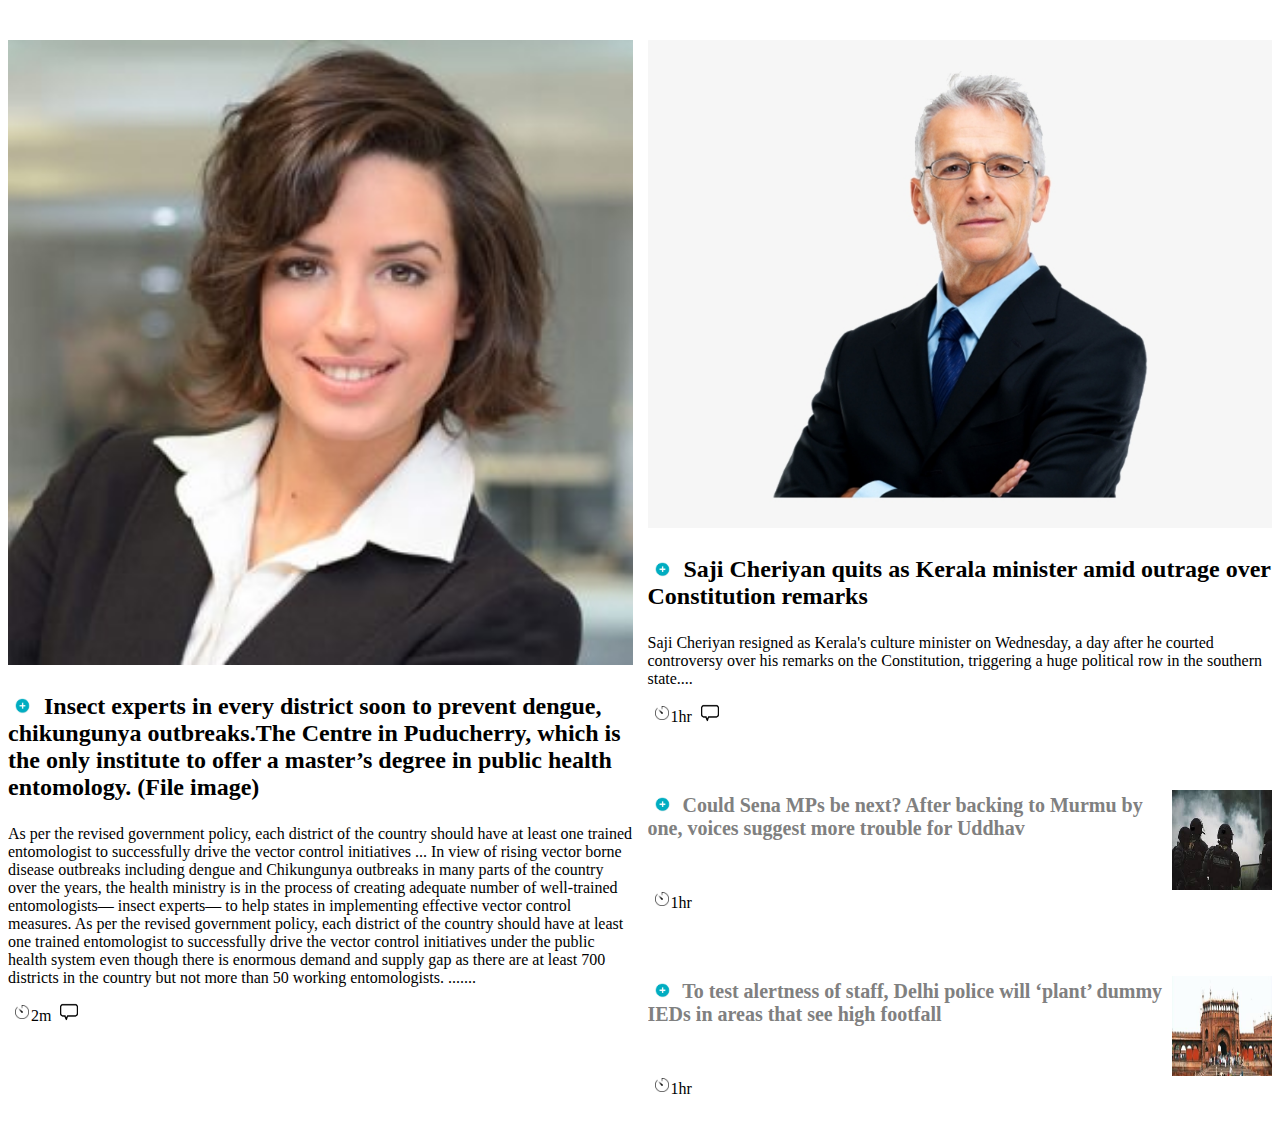
<file: SampleNews.html>
<!doctype html>
<html>
	<head>
	<title>News</title>
	<meta charset="utf-8"/>
	<meta http-equiv="Content-type" content="text/html; charset=utf-8"/>
	<meta name="viewport" content="width=device-width, initial-scale=1"/>
	<link rel="stylesheet" type="text/css" href="css/SampleNews.css" >
	<script type="text/javascript" src="api/collections.jsonp"></script>
	<script type="text/javascript" src="api/articles.jsonp"></script>
    <script src="scripts/SampleNews.js"></script>
	</head>
	<body>
        <div class="frontpage" id="mainContentDiv">
        </div>  
	</body>
</html>
</file>
<file: css/SampleNews.css>
*, *:before, *:after {
  box-sizing: border-box;
}

.frontpage {
  position: relative;
  display: grid;
  grid-template-columns: 1fr 1fr;
  grid-column-gap: 15px;
  overflow: hidden;
}

.frontpage:before, 
.frontpage:after {
  position: absolute;
  top: 0;
  height: 100%;
  content: '';
  width: calc(33.3% - 4px);
}

.frontpage:before {
  left: 0;
}

.frontpage:after {
  right: 0;
}

.fp-cell {
  position: relative;
  z-index: 2;
  padding: 16px 0;
  background-color: #fff;
}

.fp-cell--border-top:before {
  content: '';
  position: absolute;
  top: 0;
  left: -16px;
  right: -16px;
}

.fp-cell--1 {
  grid-row: 1 / span 3;
}

.fp-cell--2 {
  grid-column: 2 ;
}

.fp-item {
  align-items: center;
  justify-content: center;
  height: 100%;
}

.contentImg {
  width : 100%;
}

.contentTitle{
  font-weight: bold;
  font-size: 24px;
 
}

.sideDivTitle{
  font-weight: bold;
  font-size: 20px;
  color:grey;
}

.timer{
  padding: 5px;
}
.timerImg{
  width : 18px;
  padding: 2px;
}
.comment{
  width : 18px;
}

.sideDivBtmSection{
  margin-top : 50px;
}

.sideDivImg{
  float:right; 
  width:100px; 
  height:100px;
}

.newsImg{
  width : 30px;
  padding: 0;
}
</file>
